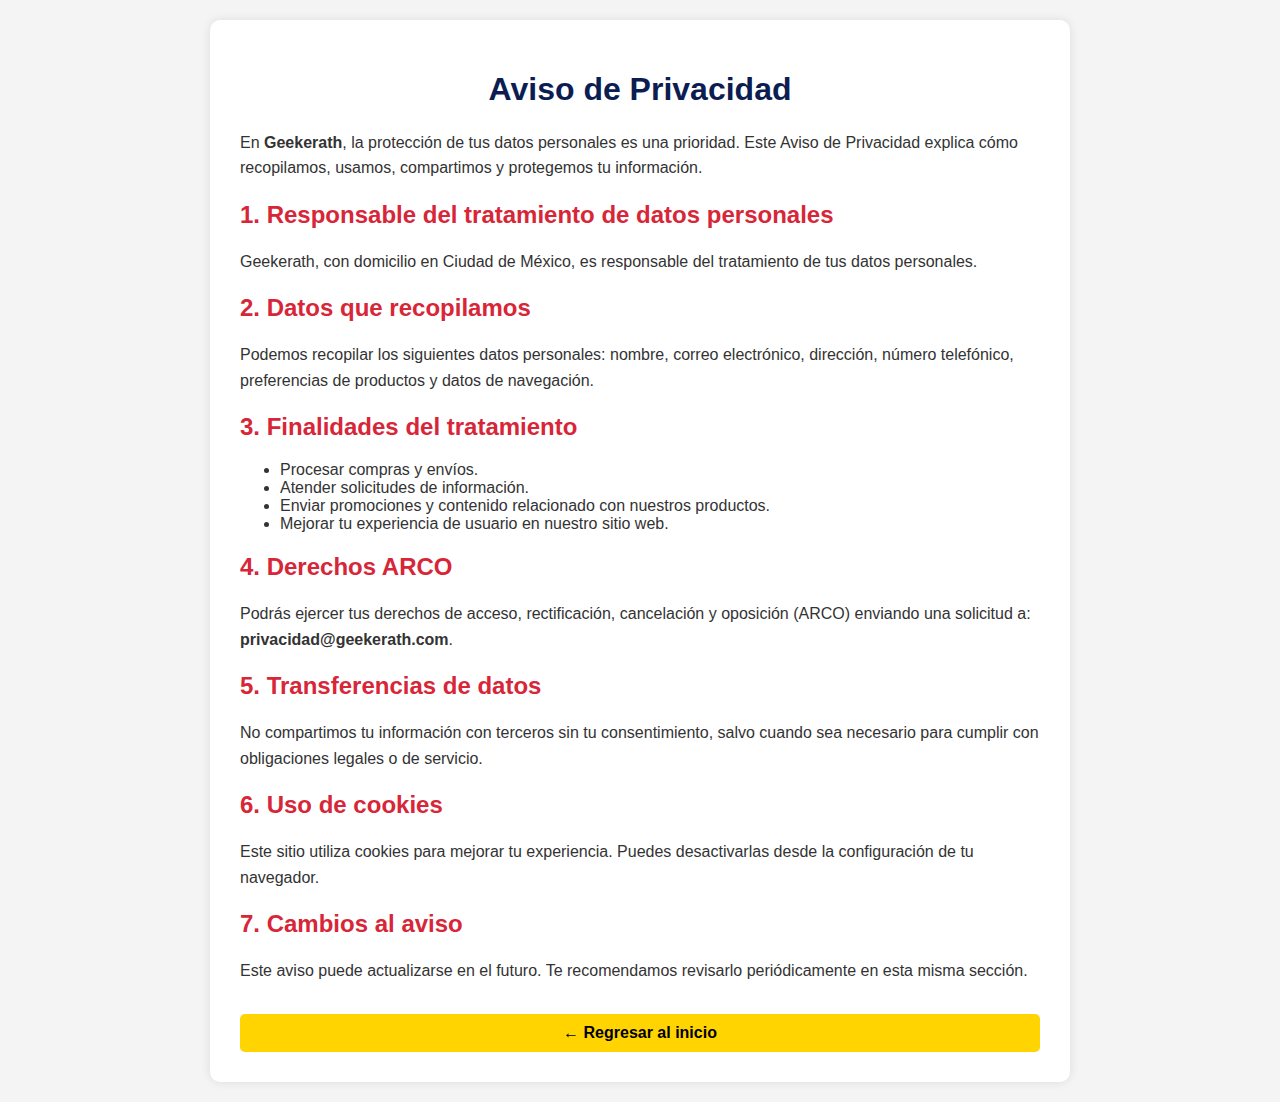
<file: aviso-privacidad.html>
<!DOCTYPE html>
<html lang="es">
<head>
  <meta charset="UTF-8" />
  <meta name="viewport" content="width=device-width, initial-scale=1.0" />
  <title>Aviso de Privacidad | Geekerath</title>
  <style>
    body {
      font-family: Arial, sans-serif;
      background-color: #f4f4f4;
      color: #333;
      margin: 0;
      padding: 20px;
    }

    .container {
      max-width: 800px;
      margin: auto;
      background: white;
      padding: 30px;
      border-radius: 10px;
      box-shadow: 0 0 10px rgba(0,0,0,0.1);
    }

    h1 {
      text-align: center;
      color: #0B1D51;
    }

    h2 {
      color: #D72638;
    }

    p {
      line-height: 1.6;
    }

    .btn-regresar {
      display: block;
      margin: 30px auto 0;
      padding: 10px 20px;
      background-color: #FFD400;
      color: #000;
      border: none;
      border-radius: 5px;
      cursor: pointer;
      text-align: center;
      text-decoration: none;
      font-weight: bold;
    }
  </style>
</head>
<body>
  <div class="container">
    <h1>Aviso de Privacidad</h1>
    
    <p>En <strong>Geekerath</strong>, la protección de tus datos personales es una prioridad. Este Aviso de Privacidad explica cómo recopilamos, usamos, compartimos y protegemos tu información.</p>
    
    <h2>1. Responsable del tratamiento de datos personales</h2>
    <p>Geekerath, con domicilio en Ciudad de México, es responsable del tratamiento de tus datos personales.</p>
    
    <h2>2. Datos que recopilamos</h2>
    <p>Podemos recopilar los siguientes datos personales: nombre, correo electrónico, dirección, número telefónico, preferencias de productos y datos de navegación.</p>

    <h2>3. Finalidades del tratamiento</h2>
    <ul>
      <li>Procesar compras y envíos.</li>
      <li>Atender solicitudes de información.</li>
      <li>Enviar promociones y contenido relacionado con nuestros productos.</li>
      <li>Mejorar tu experiencia de usuario en nuestro sitio web.</li>
    </ul>

    <h2>4. Derechos ARCO</h2>
    <p>Podrás ejercer tus derechos de acceso, rectificación, cancelación y oposición (ARCO) enviando una solicitud a: <strong>privacidad@geekerath.com</strong>.</p>

    <h2>5. Transferencias de datos</h2>
    <p>No compartimos tu información con terceros sin tu consentimiento, salvo cuando sea necesario para cumplir con obligaciones legales o de servicio.</p>

    <h2>6. Uso de cookies</h2>
    <p>Este sitio utiliza cookies para mejorar tu experiencia. Puedes desactivarlas desde la configuración de tu navegador.</p>

    <h2>7. Cambios al aviso</h2>
    <p>Este aviso puede actualizarse en el futuro. Te recomendamos revisarlo periódicamente en esta misma sección.</p>

    <a href="index.html" class="btn-regresar">← Regresar al inicio</a>
  </div>
</body>
</html>
</file>
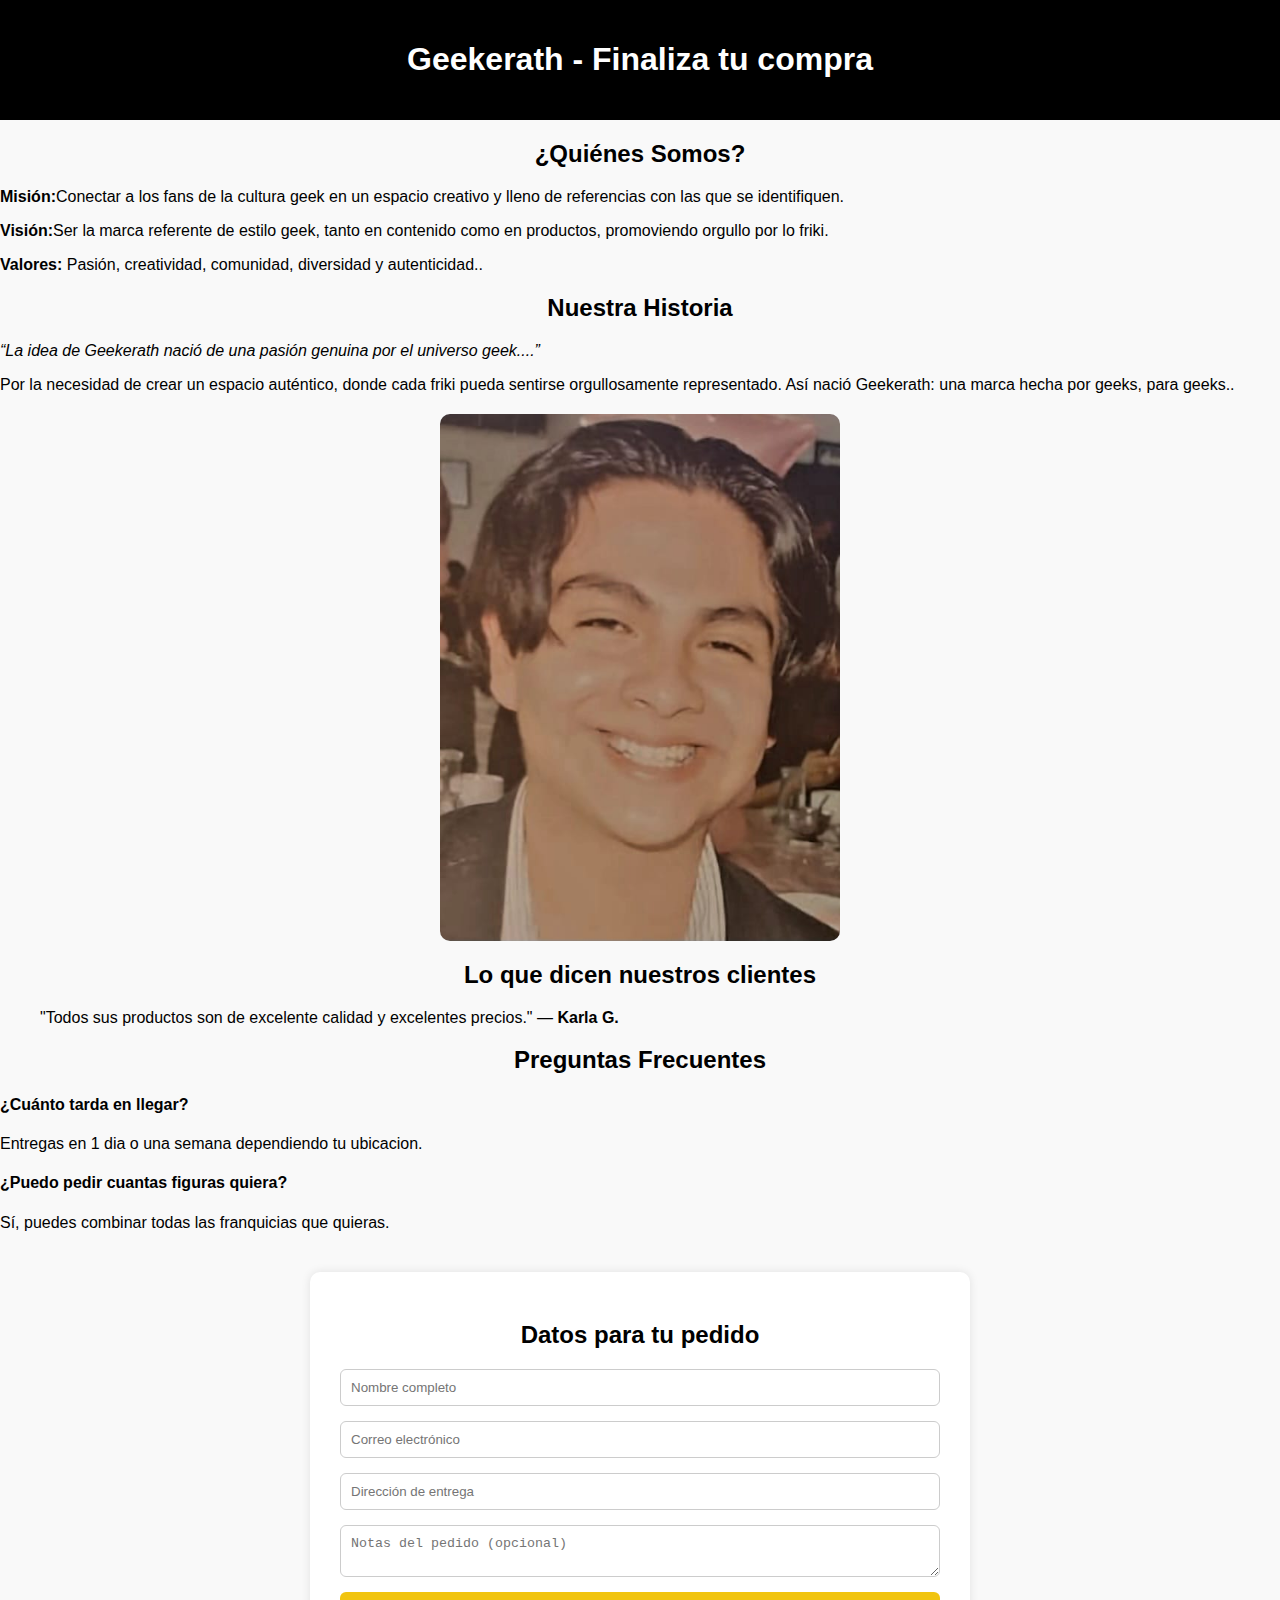
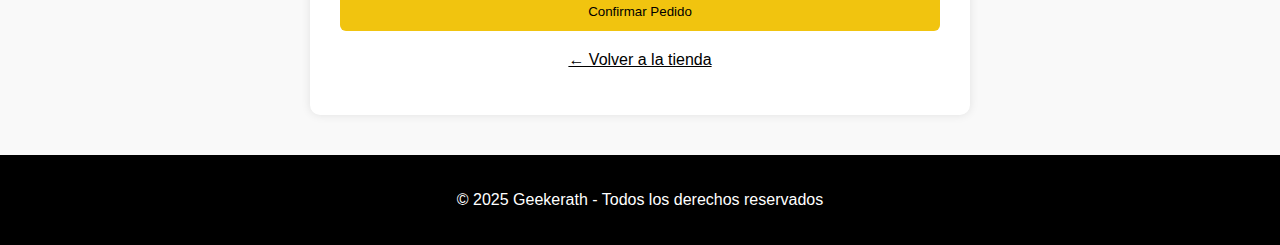
<file: checkout.html>
<!DOCTYPE html>
<html lang="es">
<head>
  <meta charset="UTF-8" />
  <meta name="viewport" content="width=device-width, initial-scale=1.0" />
  <title>Checkout - Geekerath</title>
  <link rel="stylesheet" href="styles.css" />
  <style>
    body {
      font-family: 'Segoe UI', sans-serif;
      margin: 0;
      padding: 0;
      background: #f9f9f9;
    }
    header, footer {
      text-align: center;
      padding: 20px;
      background: #000;
      color: #fff;
    }
    .container {
      max-width: 600px;
      margin: 40px auto;
      background: #fff;
      padding: 30px;
      border-radius: 10px;
      box-shadow: 0 0 10px rgba(0,0,0,0.1);
    }
    h2 {
      text-align: center;
    }
    form {
      display: flex;
      flex-direction: column;
      gap: 15px;
    }
    input, textarea {
      padding: 10px;
      border: 1px solid #ccc;
      border-radius: 6px;
    }
    button {
      background-color: #f1c40f;
      padding: 12px;
      border: none;
      border-radius: 6px;
      cursor: pointer;
    }
    .volver {
      margin-top: 20px;
      text-align: center;
    }
    .volver a {
      color: #000;
      text-decoration: underline;
    }
  </style>
</head>
<body>
  <header>
    <h1>Geekerath - Finaliza tu compra</h1>
  </header>
  <!-- Secciones nuevas -->
  <section id="quienes-somos">
    <h2>¿Quiénes Somos?</h2>
    <p><strong>Misión:</strong>Conectar a los fans de la cultura geek en un espacio creativo y lleno de referencias con las que se identifiquen.</p>
    <p><strong>Visión:</strong>Ser la marca referente de estilo geek, tanto en contenido como en productos, promoviendo orgullo por lo friki.</p>
    <p><strong>Valores:</strong>  Pasión, creatividad, comunidad, diversidad y autenticidad..</p>
  </section>

  <section id="nosotros">
    <h2>Nuestra Historia</h2>
    <p><em>“La idea de Geekerath nació de una pasión genuina por el universo geek....”</em></p>
    <p>Por la necesidad de crear un espacio auténtico, donde cada friki pueda sentirse orgullosamente representado. Así nació Geekerath: una marca hecha por geeks, para geeks..</p>
    <img src="foto.jpg" alt="Foto de los fundadores" style="width: 100%; max-width: 400px; border-radius: 10px; display:block; margin: 20px auto;" />
  </section>

  <section id="reseñas">
    <h2>Lo que dicen nuestros clientes</h2>
    <blockquote>
      "Todos sus productos son de excelente calidad y excelentes precios." — <strong>Karla G.</strong>
    </blockquote>
  </section>

  <section id="faq">
    <h2>Preguntas Frecuentes</h2>
    <h4>¿Cuánto tarda en llegar?</h4>
    <p>Entregas en 1 dia o una semana dependiendo tu ubicacion.</p>
    <h4>¿Puedo pedir cuantas figuras quiera?</h4>
    <p>Sí, puedes combinar todas las franquicias que quieras.</p>
  </section>



  <div class="container">
    <h2>Datos para tu pedido</h2>
    <form onsubmit="event.preventDefault(); alert('¡Gracias por tu compra!');">
      <input type="text" placeholder="Nombre completo" required />
      <input type="email" placeholder="Correo electrónico" required />
      <input type="text" placeholder="Dirección de entrega" required />
      <textarea placeholder="Notas del pedido (opcional)"></textarea>
      <button type="submit">Confirmar Pedido</button>
    </form>

    <div class="volver">
      <p><a href="index.html">← Volver a la tienda</a></p>
    </div>
  </div>

  <footer>
    <p>&copy; 2025 Geekerath - Todos los derechos reservados</p>
  </footer>
</body>
</html>
</file>
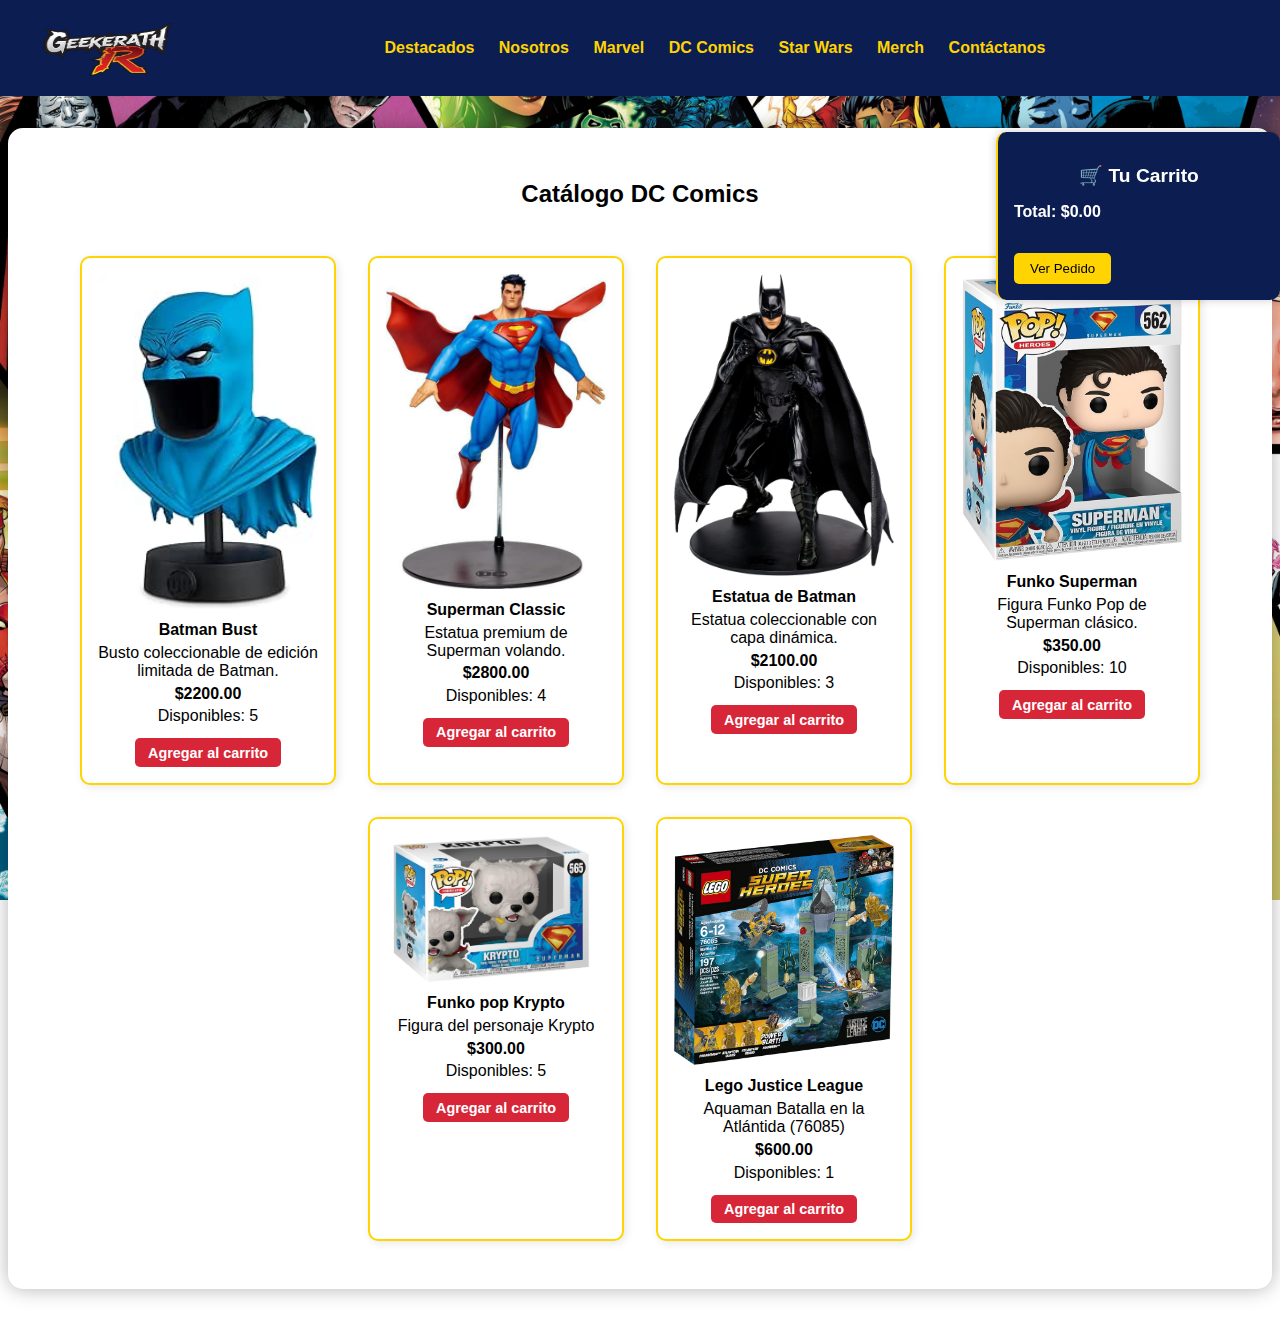
<file: index-dccomics.html>
<!DOCTYPE html>
<html lang="es">
<head>
  <meta charset="UTF-8">
  <title>DC Comics | Geekerath</title>
  <link rel="stylesheet" href="styles.css">
  <style>
    body.fondo-dccomics {
      background: url('fondo-dccomics.jpg') no-repeat center center fixed;
      background-size: cover;
      margin: 0;
      padding: 0;
      font-family: sans-serif;
    }

    .encabezado {
      background-color: #0B1D51;
      padding: 1rem;
    }

    .contenedor-header {
      display: flex;
      align-items: center;
      justify-content: space-between;
      flex-wrap: wrap;
      max-width: 1200px;
      margin: 0 auto;
    }

    .logo {
      height: 60px;
    }

    .menu {
      flex: 1;
      text-align: center;
    }

    .menu a {
      color: #FFD400;
      margin: 0 10px;
      text-decoration: none;
      font-weight: bold;
      font-size: 1rem;
      transition: color 0.3s ease;
    }

    .menu a:hover {
      color: white;
    }

    .main-content {
      max-width: 1200px;
      margin: 2rem auto;
      background-color: white;
      padding: 2rem;
      border-radius: 15px;
      box-shadow: 0 0 20px rgba(0, 0, 0, 0.3);
    }

    h2 {
      text-align: center;
      margin-bottom: 2rem;
    }

    .catalogo {
      display: flex;
      flex-wrap: wrap;
      justify-content: center;
      gap: 1.5rem;
    }

    .producto-item {
      width: 220px;
      border: 2px solid #FFD400;
      border-radius: 10px;
      padding: 1rem;
      background-color: #fff;
      text-align: center;
      box-shadow: 2px 2px 8px rgba(0,0,0,0.1);
      transition: transform 0.2s ease;
    }

    .producto-item:hover {
      transform: scale(1.03);
    }

    .producto-item img {
      max-width: 100%;
      height: auto;
      border-radius: 5px;
    }

    .producto-item h4 {
      font-size: 1rem;
      margin: 0.5rem 0 0.2rem;
    }

    .producto-item p {
      margin: 0.3rem 0;
    }

    .producto-item button {
      margin-top: 0.5rem;
      background-color: #D72638;
      color: white;
      padding: 0.4rem 0.8rem;
      border: none;
      border-radius: 5px;
      cursor: pointer;
      font-size: 0.9rem;
    }

    .producto-item button:disabled {
      background-color: #999;
      cursor: not-allowed;
    }

    #carrito {
      background-color: #0B1D51;
      color: #fff;
      padding: 1rem;
      border-radius: 10px;
      max-width: 400px;
      margin: 2rem auto;
      box-shadow: 0 0 10px rgba(0, 0, 0, 0.2);
    }

    #carrito h2 {
      font-size: 1.2rem;
      margin-bottom: 1rem;
    }

    #items-carrito {
      list-style: none;
      padding: 0;
    }

    .btn-ver-pedido {
      margin-top: 1rem;
      background-color: #FFD400;
      color: #000;
      border: none;
      padding: 0.5rem 1rem;
      cursor: pointer;
      border-radius: 5px;
    }
  </style>
</head>

<body class="fondo-dccomics">
  <header class="encabezado">
    <div class="contenedor-header">
      <a href="index.html">
        <img src="logo Geekerath.png" alt="Logotipo Geekerath" class="logo" />
      </a>
      <nav class="menu">
        <a href="index-Destacados.html">Destacados</a>
        <a href="index-Nosotros.html">Nosotros</a>
        <a href="index-marvel.html">Marvel</a>
        <a href="index-dccomics.html">DC Comics</a>
        <a href="index-starwars.html">Star Wars</a>
        <a href="index-Merch.html">Merch</a>
        <a href="index-Contactanos.html">Contáctanos</a>
      </nav>
    </div>
  </header>

  <div class="main-content">
    <h2>Catálogo DC Comics</h2>
    <section id="lista-productos" class="catalogo"></section>
  </div>

  <section id="carrito">
    <h2>🛒 Tu Carrito</h2>
    <ul id="items-carrito"></ul>
    <p id="total-carrito">Total: $0.00</p>
    <button onclick="window.location.href='ver-pedido.html'" class="btn-ver-pedido">Ver Pedido</button>
  </section>

  <script src="script.js"></script>
  <script>
    document.addEventListener("DOMContentLoaded", () => {
      mostrarCategoria("DC Comics");
      actualizarCarritoEnPantalla();
    });
  </script>
</body>
</html>
</file>
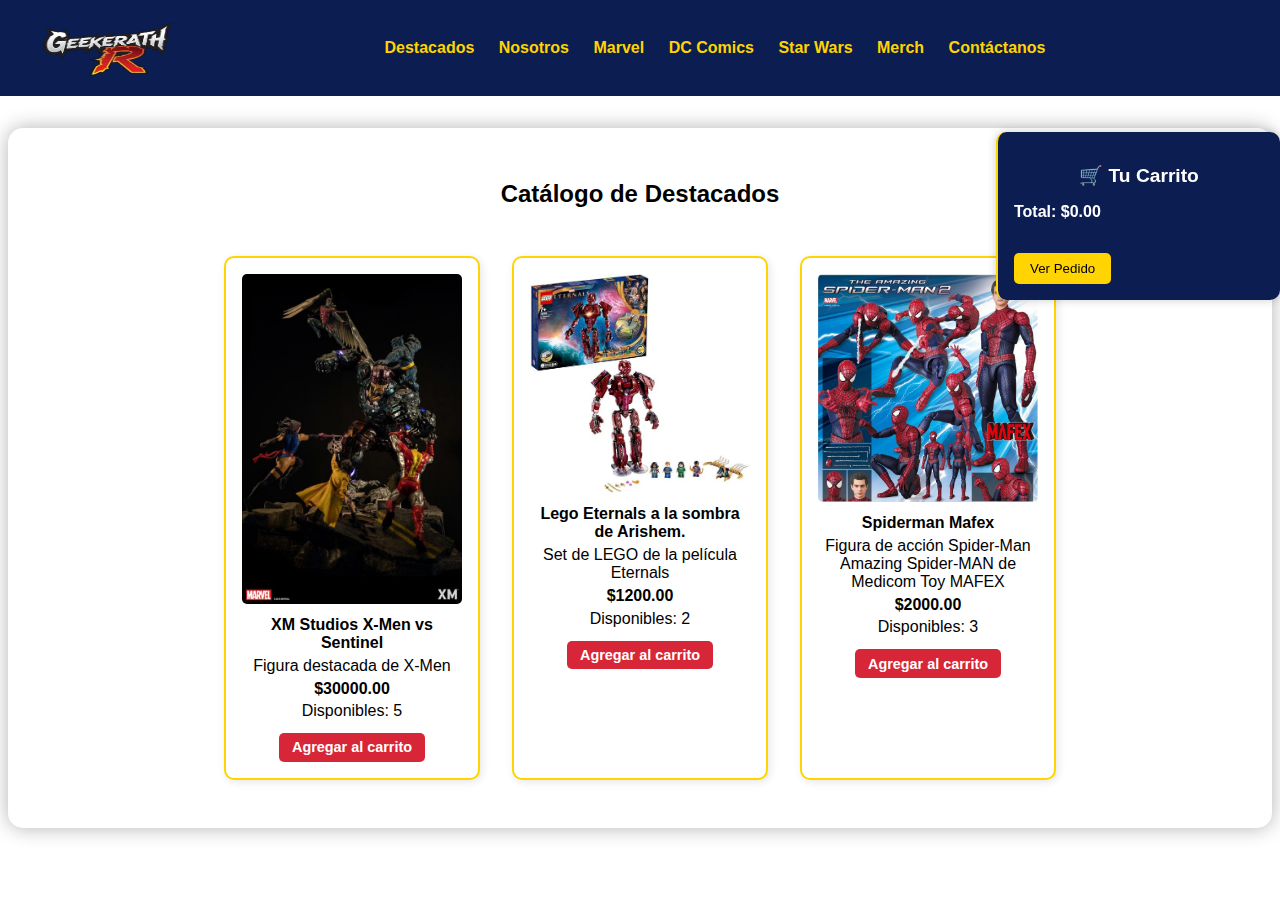
<file: index-Destacados.html>
<!DOCTYPE html>
<html lang="es">
<head>
  <meta charset="UTF-8">
  <title>Destacados | Geekerath</title>
  <link rel="stylesheet" href="styles.css">
  <style>
    body.fondo-starwars {
      background: url('Fondos\ Geekerath\ R.png') no-repeat center center fixed;
      background-size: cover;
      margin: 0;
      padding: 0;
      font-family: sans-serif;
    }

    .encabezado {
      background-color: #0B1D51;
      padding: 1rem;
    }

    .contenedor-header {
      display: flex;
      align-items: center;
      justify-content: space-between;
      flex-wrap: wrap;
      max-width: 1200px;
      margin: 0 auto;
    }

    .logo {
      height: 60px;
    }

    .menu {
      flex: 1;
      text-align: center;
    }

    .menu a {
      color: #FFD400;
      margin: 0 10px;
      text-decoration: none;
      font-weight: bold;
      font-size: 1rem;
      transition: color 0.3s ease;
    }

    .menu a:hover {
      color: white;
    }

    .main-content {
      max-width: 1200px;
      margin: 2rem auto;
      background-color: white;
      padding: 2rem;
      border-radius: 15px;
      box-shadow: 0 0 20px rgba(0, 0, 0, 0.3);
    }

    h2 {
      text-align: center;
      margin-bottom: 2rem;
    }

    .catalogo {
      display: flex;
      flex-wrap: wrap;
      justify-content: center;
      gap: 1.5rem;
    }

    .producto-item {
      width: 220px;
      border: 2px solid #FFD400;
      border-radius: 10px;
      padding: 1rem;
      background-color: #fff;
      text-align: center;
      box-shadow: 2px 2px 8px rgba(0,0,0,0.1);
      transition: transform 0.2s ease;
    }

    .producto-item:hover {
      transform: scale(1.03);
    }

    .producto-item img {
      max-width: 100%;
      height: auto;
      border-radius: 5px;
    }

    .producto-item h4 {
      font-size: 1rem;
      margin: 0.5rem 0 0.2rem;
    }

    .producto-item p {
      margin: 0.3rem 0;
    }

    .producto-item button {
      margin-top: 0.5rem;
      background-color: #D72638;
      color: white;
      padding: 0.4rem 0.8rem;
      border: none;
      border-radius: 5px;
      cursor: pointer;
      font-size: 0.9rem;
    }

    .producto-item button:disabled {
      background-color: #999;
      cursor: not-allowed;
    }

    #carrito {
      background-color: #0B1D51;
      color: #fff;
      padding: 1rem;
      border-radius: 10px;
      max-width: 400px;
      margin: 2rem auto;
      box-shadow: 0 0 10px rgba(0, 0, 0, 0.2);
    }

    #carrito h2 {
      font-size: 1.2rem;
      margin-bottom: 1rem;
    }

    #items-carrito {
      list-style: none;
      padding: 0;
    }

    .btn-ver-pedido {
      margin-top: 1rem;
      background-color: #FFD400;
      color: #000;
      border: none;
      padding: 0.5rem 1rem;
      cursor: pointer;
      border-radius: 5px;
    }
  </style>
</head>

<body class="Fondos Geekerath R">
  <header class="encabezado">
    <div class="contenedor-header">
      <a href="index.html">
        <img src="logo Geekerath.png" alt="Logotipo Geekerath" class="logo" />
      </a>
      <nav class="menu">
        <a href="index-Destacados.html">Destacados</a>
        <a href="index-Nosotros.html">Nosotros</a>
        <a href="index-marvel.html">Marvel</a>
        <a href="index-dccomics.html">DC Comics</a>
        <a href="index-starwars.html">Star Wars</a>
        <a href="index-Merch.html">Merch</a>
        <a href="index-Contactanos.html">Contáctanos</a>
      </nav>
    </div>
  </header>

  <div class="main-content">
    <h2>Catálogo de Destacados</h2>
    <section id="lista-productos" class="catalogo"></section>
  </div>

  <section id="carrito">
    <h2>🛒 Tu Carrito</h2>
    <ul id="items-carrito"></ul>
    <p id="total-carrito">Total: $0.00</p>
    <button onclick="window.location.href='ver-pedido.html'" class="btn-ver-pedido">Ver Pedido</button>
  </section>

  <script src="script.js"></script>
  <script>
    document.addEventListener("DOMContentLoaded", () => {
      mostrarCategoria("Destacados");
      actualizarCarritoEnPantalla();
    });
  </script>
</body>
</html>
</file>
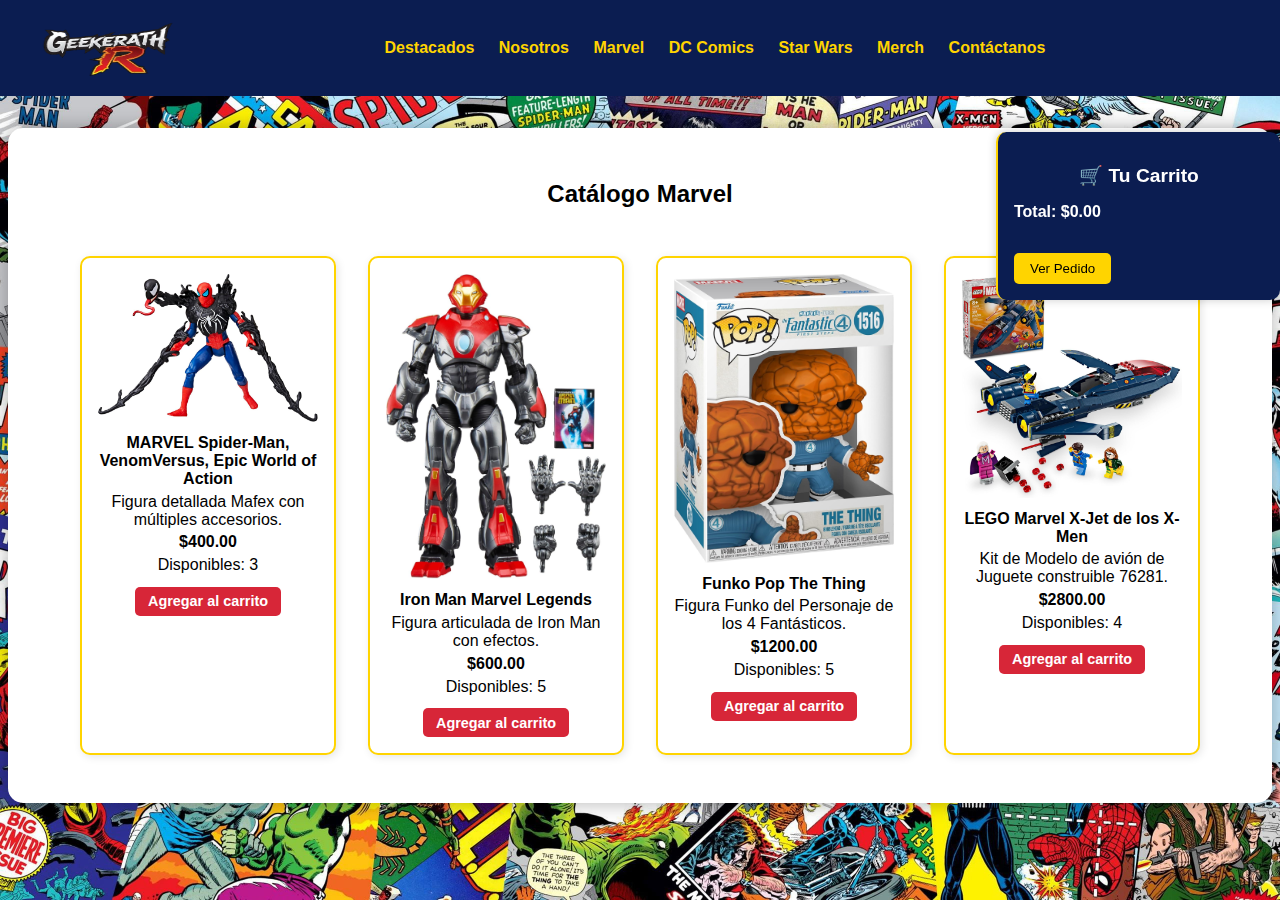
<file: index-marvel.html>
<!DOCTYPE html>
<html lang="es">
<head>
  <meta charset="UTF-8">
  <title>Marvel | Geekerath</title>
  <link rel="stylesheet" href="styles.css">
  <style>
    body.fondo-marvel{
      background: url('fondo-marvel.jpg') no-repeat center center fixed;
      background-size: cover;
      margin: 0;
      padding: 0;
      font-family: sans-serif;
    }

    .encabezado {
      background-color: #0B1D51;
      padding: 1rem;
    }

    .contenedor-header {
      display: flex;
      align-items: center;
      justify-content: space-between;
      flex-wrap: wrap;
      max-width: 1200px;
      margin: 0 auto;
    }

    .logo {
      height: 60px;
    }

    .menu {
      flex: 1;
      text-align: center;
    }

    .menu a {
      color: #FFD400;
      margin: 0 10px;
      text-decoration: none;
      font-weight: bold;
      font-size: 1rem;
      transition: color 0.3s ease;
    }

    .menu a:hover {
      color: white;
    }

    .main-content {
      max-width: 1200px;
      margin: 2rem auto;
      background-color: white;
      padding: 2rem;
      border-radius: 15px;
      box-shadow: 0 0 20px rgba(0, 0, 0, 0.3);
    }

    h2 {
      text-align: center;
      margin-bottom: 2rem;
    }

    .catalogo {
      display: flex;
      flex-wrap: wrap;
      justify-content: center;
      gap: 1.5rem;
    }

    .producto-item {
      width: 220px;
      border: 2px solid #FFD400;
      border-radius: 10px;
      padding: 1rem;
      background-color: #fff;
      text-align: center;
      box-shadow: 2px 2px 8px rgba(0,0,0,0.1);
      transition: transform 0.2s ease;
    }

    .producto-item:hover {
      transform: scale(1.03);
    }

    .producto-item img {
      max-width: 100%;
      height: auto;
      border-radius: 5px;
    }

    .producto-item h4 {
      font-size: 1rem;
      margin: 0.5rem 0 0.2rem;
    }

    .producto-item p {
      margin: 0.3rem 0;
    }

    .producto-item button {
      margin-top: 0.5rem;
      background-color: #D72638;
      color: white;
      padding: 0.4rem 0.8rem;
      border: none;
      border-radius: 5px;
      cursor: pointer;
      font-size: 0.9rem;
    }

    .producto-item button:disabled {
      background-color: #999;
      cursor: not-allowed;
    }

    #carrito {
      background-color: #0B1D51;
      color: #fff;
      padding: 1rem;
      border-radius: 10px;
      max-width: 400px;
      margin: 2rem auto;
      box-shadow: 0 0 10px rgba(0, 0, 0, 0.2);
    }

    #carrito h2 {
      font-size: 1.2rem;
      margin-bottom: 1rem;
    }

    #items-carrito {
      list-style: none;
      padding: 0;
    }

    .btn-ver-pedido {
      margin-top: 1rem;
      background-color: #FFD400;
      color: #000;
      border: none;
      padding: 0.5rem 1rem;
      cursor: pointer;
      border-radius: 5px;
    }
  </style>
</head>

<body class="fondo-marvel">
  <header class="encabezado">
    <div class="contenedor-header">
      <a href="index.html">
        <img src="logo Geekerath.png" alt="Logotipo Geekerath" class="logo" />
      </a>
      <nav class="menu">
        <a href="index-Destacados.html">Destacados</a>
        <a href="index-Nosotros.html">Nosotros</a>
        <a href="index-marvel.html">Marvel</a>
        <a href="index-dccomics.html">DC Comics</a>
        <a href="index-starwars.html">Star Wars</a>
        <a href="index-Merch.html">Merch</a>
        <a href="index-Contactanos.html">Contáctanos</a>
      </nav>
    </div>
  </header>

  <div class="main-content">
    <h2>Catálogo Marvel</h2>
    <section id="lista-productos" class="catalogo"></section>
  </div>

  <section id="carrito">
    <h2>🛒 Tu Carrito</h2>
    <ul id="items-carrito"></ul>
    <p id="total-carrito">Total: $0.00</p>
    <button onclick="window.location.href='ver-pedido.html'" class="btn-ver-pedido">Ver Pedido</button>
  </section>

  <script src="script.js"></script>
  <script>
    document.addEventListener("DOMContentLoaded", () => {
      mostrarCategoria("Marvel");
      actualizarCarritoEnPantalla();
    });
  </script>
</body>
</html>
</file>
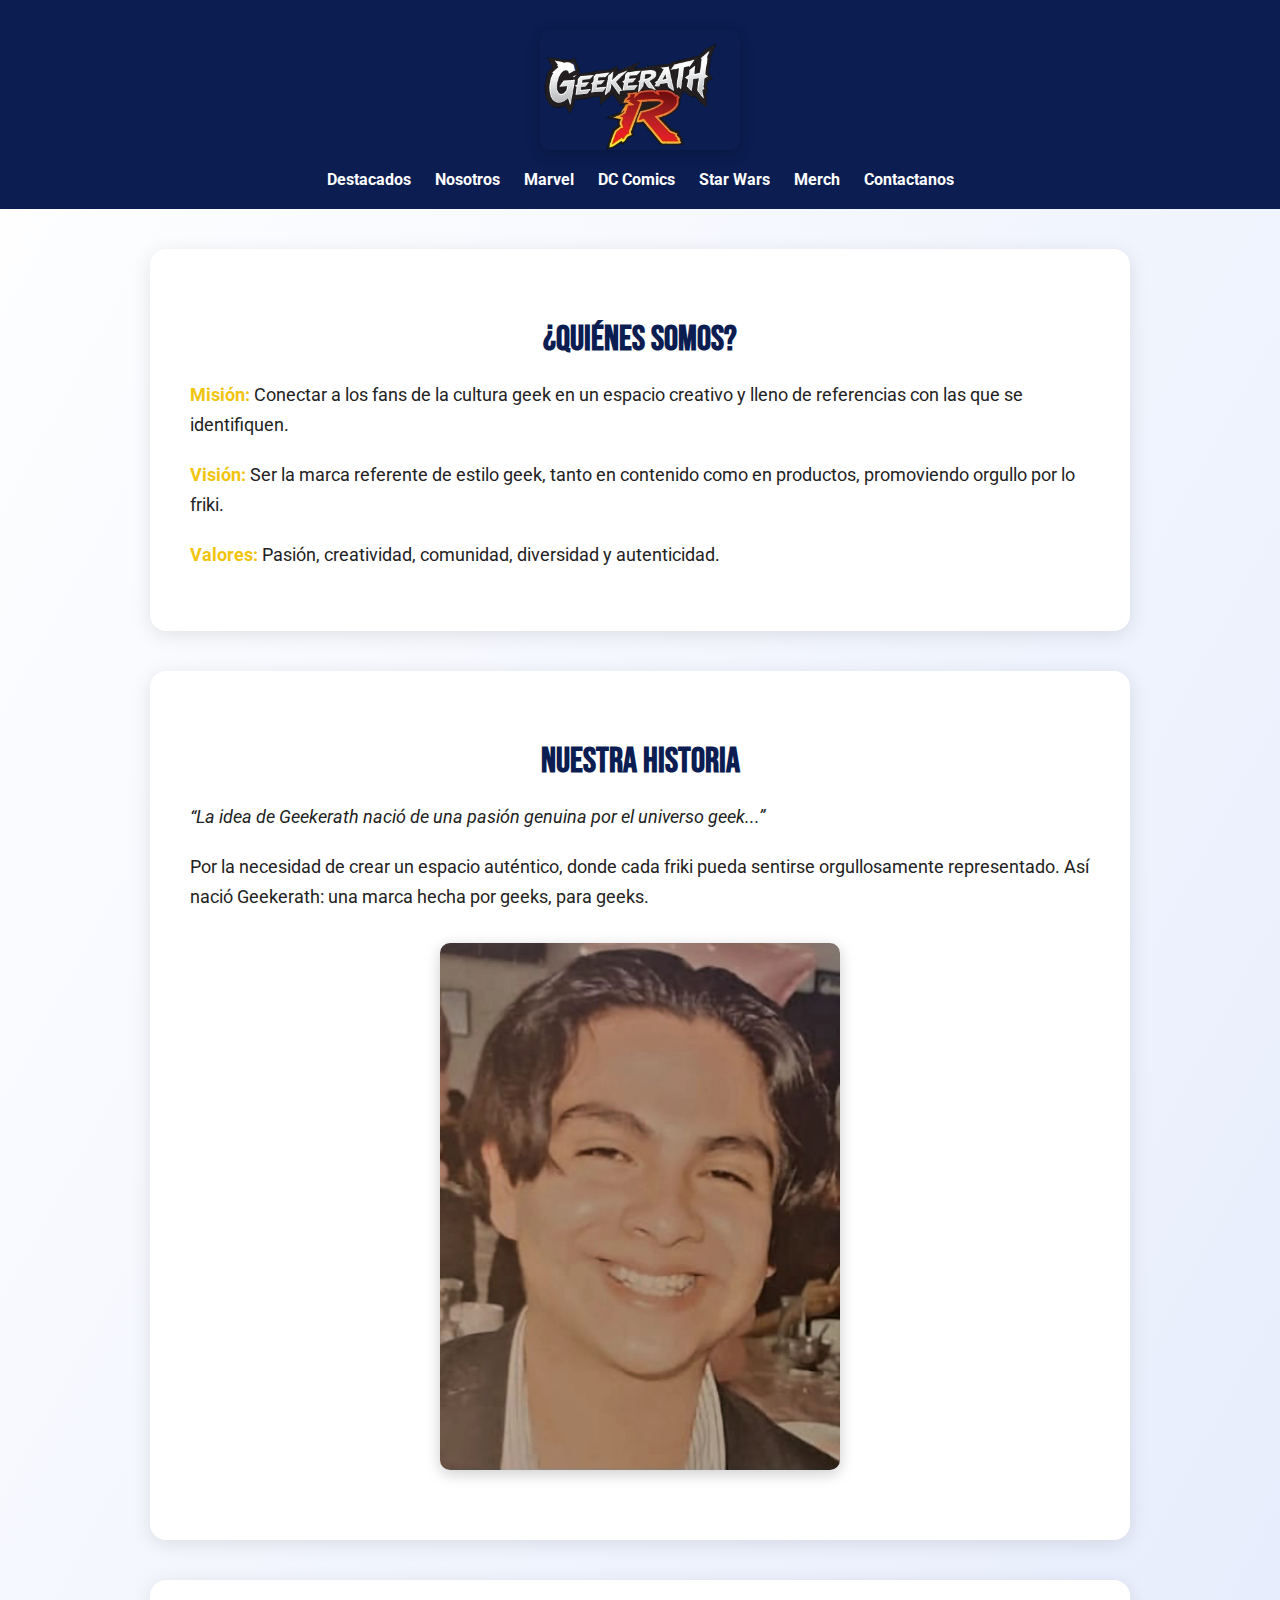
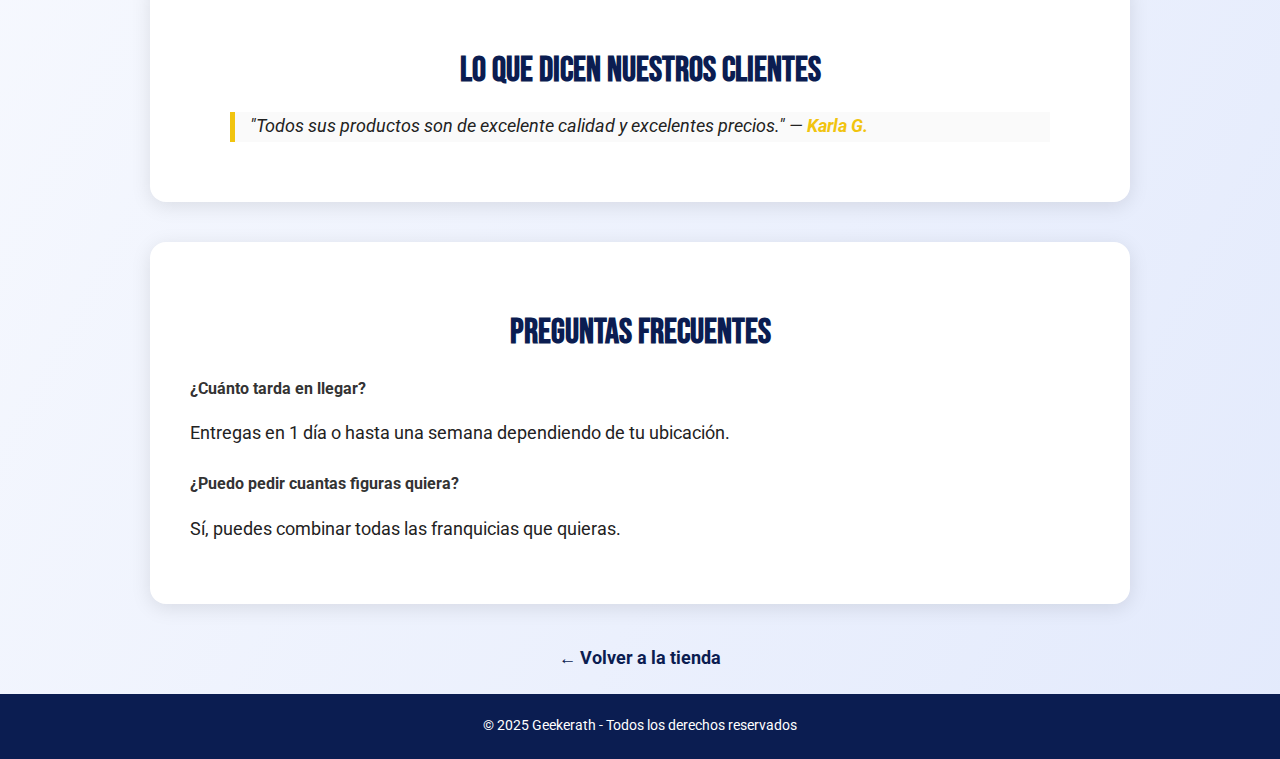
<file: index-Nosotros.html>
<!DOCTYPE html>
<html lang="es">
<head>
  <meta charset="UTF-8" />
  <meta name="viewport" content="width=device-width, initial-scale=1.0" />
  <title>Nosotros - Geekerath</title>
  
  <!-- Fuente llamativa de Google Fonts -->
  <link href="https://fonts.googleapis.com/css2?family=Bebas+Neue&family=Roboto:wght@400;700&display=swap" rel="stylesheet">
  
  <style>
    body {
      margin: 0;
      background: linear-gradient(to bottom right, #ffffff, #e3eafc);
      font-family: 'Roboto', sans-serif;
      color: #222;
    }

    header {
      background: #0B1D51;
      color: #fff;
      text-align: center;
      padding: 20px;
    }

    header h1 {
      font-family: 'Bebas Neue', sans-serif;
      font-size: 3em;
      margin: 0;
      letter-spacing: 2px;
    }

    .encabezado {
      display: flex;
      flex-direction: column;
      align-items: center;
      background-color: #0B1D51;
      padding-bottom: 20px;
    }

    .logo {
      max-width: 200px;
      margin: 10px 0;
    }

    nav {
      margin-top: 10px;
    }

    nav a {
      color: #fff;
      text-decoration: none;
      margin: 0 10px;
      font-weight: bold;
    }

    nav a:hover {
      text-decoration: underline;
    }

    section {
      max-width: 900px;
      margin: 40px auto;
      background: #fff;
      padding: 40px;
      border-radius: 16px;
      box-shadow: 0 4px 20px rgba(0,0,0,0.1);
    }

    h2 {
      font-family: 'Bebas Neue', sans-serif;
      font-size: 2.2em;
      margin-bottom: 20px;
      color: #0B1D51;
      text-align: center;
    }

    p, blockquote {
      font-size: 1.1em;
      line-height: 1.7;
      margin-bottom: 20px;
    }

    strong {
      color: #f1c40f;
    }

    img {
      width: 100%;
      max-width: 400px;
      display: block;
      margin: 30px auto;
      border-radius: 10px;
      box-shadow: 0 4px 15px rgba(0,0,0,0.2);
      cursor: pointer;
      transition: transform 0.3s ease;
    }

    img:hover {
      transform: scale(1.05);
    }

    footer {
      background: #0B1D51;
      color: #fff;
      text-align: center;
      padding: 20px;
    }

    footer p {
      margin: 0;
      font-size: 0.9em;
    }

    blockquote {
      border-left: 5px solid #f1c40f;
      padding-left: 15px;
      font-style: italic;
      background-color: #fafafa;
    }

    h4 {
      margin-top: 25px;
      color: #333;
    }

    .volver {
      text-align: center;
      margin: 20px 0;
    }

    .volver a {
      color: #0B1D51;
      font-weight: bold;
      text-decoration: none;
    }

    .volver a:hover {
      text-decoration: underline;
    }
  </style>
</head>
<body>

  <header class="encabezado">
    <a href="index.html"><img src="logo Geekerath.png" alt="Logotipo Geekerath" class="logo" /></a>
    <nav>
      <a href="index-Destacados.html">Destacados</a>
      <a href="index-Nosotros.html">Nosotros</a>
      <a href="index-marvel.html">Marvel</a>
      <a href="index-dccomics.html">DC Comics</a>
      <a href="index-starwars.html">Star Wars</a>
      <a href="index-Merch.html">Merch</a>
      <a href="index-Contactanos.html">Contactanos</a>
    </nav>
  </header>

  <section id="quienes-somos">
    <h2>¿Quiénes Somos?</h2>
    <p><strong>Misión:</strong> Conectar a los fans de la cultura geek en un espacio creativo y lleno de referencias con las que se identifiquen.</p>
    <p><strong>Visión:</strong> Ser la marca referente de estilo geek, tanto en contenido como en productos, promoviendo orgullo por lo friki.</p>
    <p><strong>Valores:</strong> Pasión, creatividad, comunidad, diversidad y autenticidad.</p>
  </section>

  <section id="nuestra-historia">
    <h2>Nuestra Historia</h2>
    <p><em>“La idea de Geekerath nació de una pasión genuina por el universo geek...”</em></p>
    <p>Por la necesidad de crear un espacio auténtico, donde cada friki pueda sentirse orgullosamente representado. Así nació Geekerath: una marca hecha por geeks, para geeks.</p>
    
    <!-- Imagen con clic que lanza frase -->
    <img src="foto.jpg" alt="Foto de los fundadores" onclick="mostrarFrase()" />
  </section>

  <section id="reseñas">
    <h2>Lo que dicen nuestros clientes</h2>
    <blockquote>
      "Todos sus productos son de excelente calidad y excelentes precios." — <strong>Karla G.</strong>
    </blockquote>
  </section>

  <section id="faq">
    <h2>Preguntas Frecuentes</h2>
    <h4>¿Cuánto tarda en llegar?</h4>
    <p>Entregas en 1 día o hasta una semana dependiendo de tu ubicación.</p>
    <h4>¿Puedo pedir cuantas figuras quiera?</h4>
    <p>Sí, puedes combinar todas las franquicias que quieras.</p>
  </section>

  <!-- Volver a la tienda -->
  <div class="volver">
    <p><a href="index.html">← Volver a la tienda</a></p>
  </div>

  <footer>
    <p>&copy; 2025 Geekerath - Todos los derechos reservados</p>
  </footer>

  <!-- Frases motivadoras -->
  <script>
    function mostrarFrase() {
      const frases = [
        "¡Orgullosamente frikis, siempre auténticos!",
        "El poder geek corre por nuestras venas.",
        "Cada colección cuenta una historia. ¿Cuál es la tuya?",
        "Geekerath: Donde lo épico se vuelve realidad.",
        "No es solo merch, ¡es tu identidad geek!"
      ];
      const frase = frases[Math.floor(Math.random() * frases.length)];
      alert(frase);
    }
  </script>

</body>
</html>
</file>
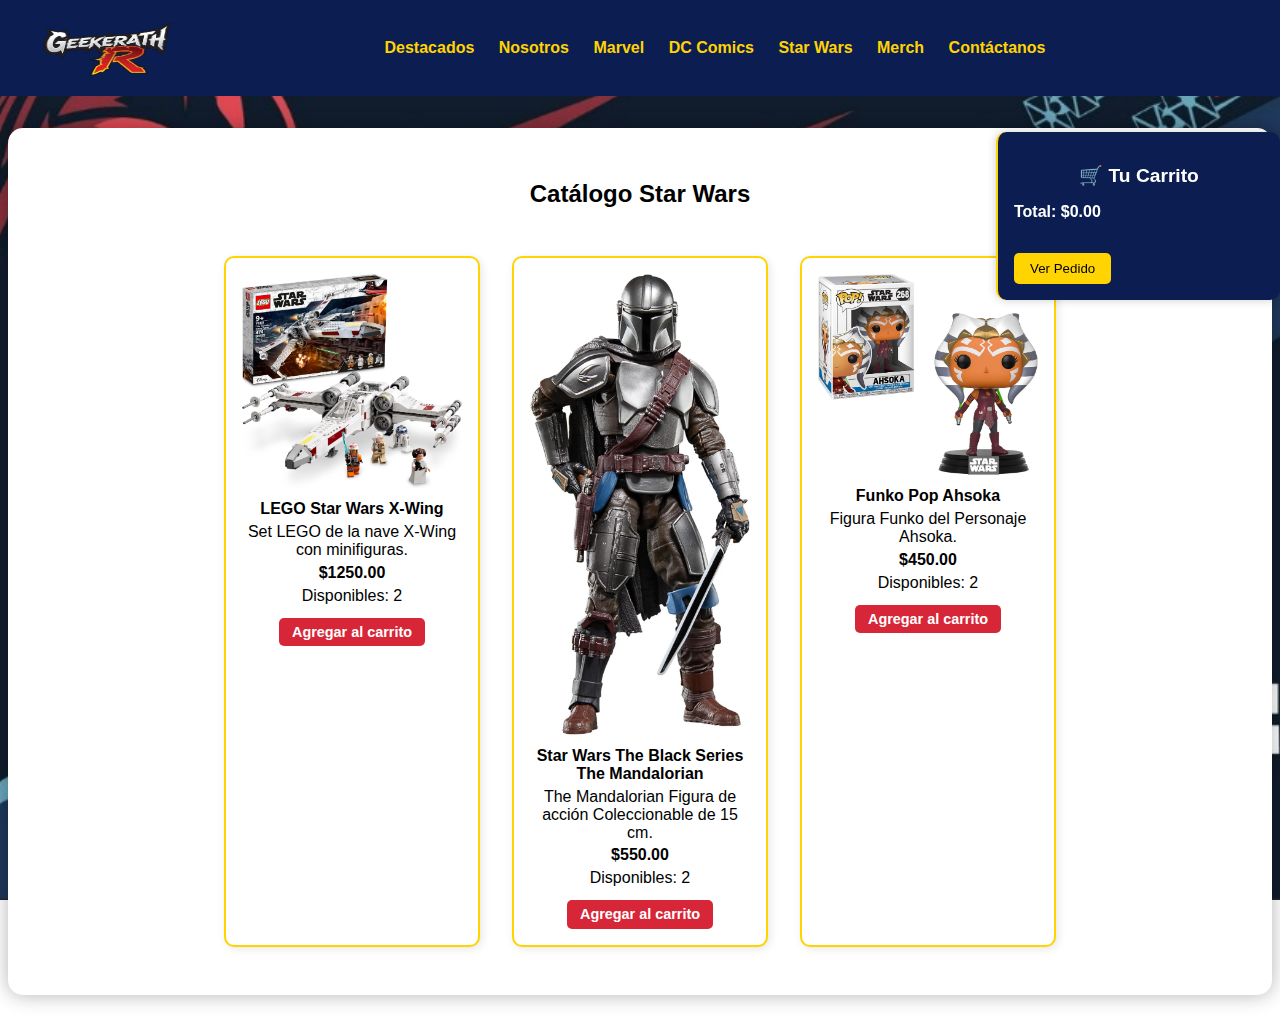
<file: index-starwars.html>
<!DOCTYPE html>
<html lang="es">
<head>
  <meta charset="UTF-8">
  <title>Star Wars | Geekerath</title>
  <link rel="stylesheet" href="styles.css">
  <style>
    body.fondo-starwars {
      background: url('fondo-starwars.jpg') no-repeat center center fixed;
      background-size: cover;
      margin: 0;
      padding: 0;
      font-family: sans-serif;
    }

    .encabezado {
      background-color: #0B1D51;
      padding: 1rem;
    }

    .contenedor-header {
      display: flex;
      align-items: center;
      justify-content: space-between;
      flex-wrap: wrap;
      max-width: 1200px;
      margin: 0 auto;
    }

    .logo {
      height: 60px;
    }

    .menu {
      flex: 1;
      text-align: center;
    }

    .menu a {
      color: #FFD400;
      margin: 0 10px;
      text-decoration: none;
      font-weight: bold;
      font-size: 1rem;
      transition: color 0.3s ease;
    }

    .menu a:hover {
      color: white;
    }

    .main-content {
      max-width: 1200px;
      margin: 2rem auto;
      background-color: white;
      padding: 2rem;
      border-radius: 15px;
      box-shadow: 0 0 20px rgba(0, 0, 0, 0.3);
    }

    h2 {
      text-align: center;
      margin-bottom: 2rem;
    }

    .catalogo {
      display: flex;
      flex-wrap: wrap;
      justify-content: center;
      gap: 1.5rem;
    }

    .producto-item {
      width: 220px;
      border: 2px solid #FFD400;
      border-radius: 10px;
      padding: 1rem;
      background-color: #fff;
      text-align: center;
      box-shadow: 2px 2px 8px rgba(0,0,0,0.1);
      transition: transform 0.2s ease;
    }

    .producto-item:hover {
      transform: scale(1.03);
    }

    .producto-item img {
      max-width: 100%;
      height: auto;
      border-radius: 5px;
    }

    .producto-item h4 {
      font-size: 1rem;
      margin: 0.5rem 0 0.2rem;
    }

    .producto-item p {
      margin: 0.3rem 0;
    }

    .producto-item button {
      margin-top: 0.5rem;
      background-color: #D72638;
      color: white;
      padding: 0.4rem 0.8rem;
      border: none;
      border-radius: 5px;
      cursor: pointer;
      font-size: 0.9rem;
    }

    .producto-item button:disabled {
      background-color: #999;
      cursor: not-allowed;
    }

    #carrito {
      background-color: #0B1D51;
      color: #fff;
      padding: 1rem;
      border-radius: 10px;
      max-width: 400px;
      margin: 2rem auto;
      box-shadow: 0 0 10px rgba(0, 0, 0, 0.2);
    }

    #carrito h2 {
      font-size: 1.2rem;
      margin-bottom: 1rem;
    }

    #items-carrito {
      list-style: none;
      padding: 0;
    }

    .btn-ver-pedido {
      margin-top: 1rem;
      background-color: #FFD400;
      color: #000;
      border: none;
      padding: 0.5rem 1rem;
      cursor: pointer;
      border-radius: 5px;
    }
  </style>
</head>

<body class="fondo-starwars">
  <header class="encabezado">
    <div class="contenedor-header">
      <a href="index.html">
        <img src="logo Geekerath.png" alt="Logotipo Geekerath" class="logo" />
      </a>
      <nav class="menu">
        <a href="index-Destacados.html">Destacados</a>
        <a href="index-Nosotros.html">Nosotros</a>
        <a href="index-marvel.html">Marvel</a>
        <a href="index-dccomics.html">DC Comics</a>
        <a href="index-starwars.html">Star Wars</a>
        <a href="index-Merch.html">Merch</a>
        <a href="index-Contactanos.html">Contáctanos</a>
      </nav>
    </div>
  </header>

  <div class="main-content">
    <h2>Catálogo Star Wars</h2>
    <section id="lista-productos" class="catalogo"></section>
  </div>

  <section id="carrito">
    <h2>🛒 Tu Carrito</h2>
    <ul id="items-carrito"></ul>
    <p id="total-carrito">Total: $0.00</p>
    <button onclick="window.location.href='ver-pedido.html'" class="btn-ver-pedido">Ver Pedido</button>
  </section>

  <script src="script.js"></script>
  <script>
    document.addEventListener("DOMContentLoaded", () => {
      mostrarCategoria("Star Wars");
      actualizarCarritoEnPantalla();
    });
  </script>
</body>
</html>
</file>
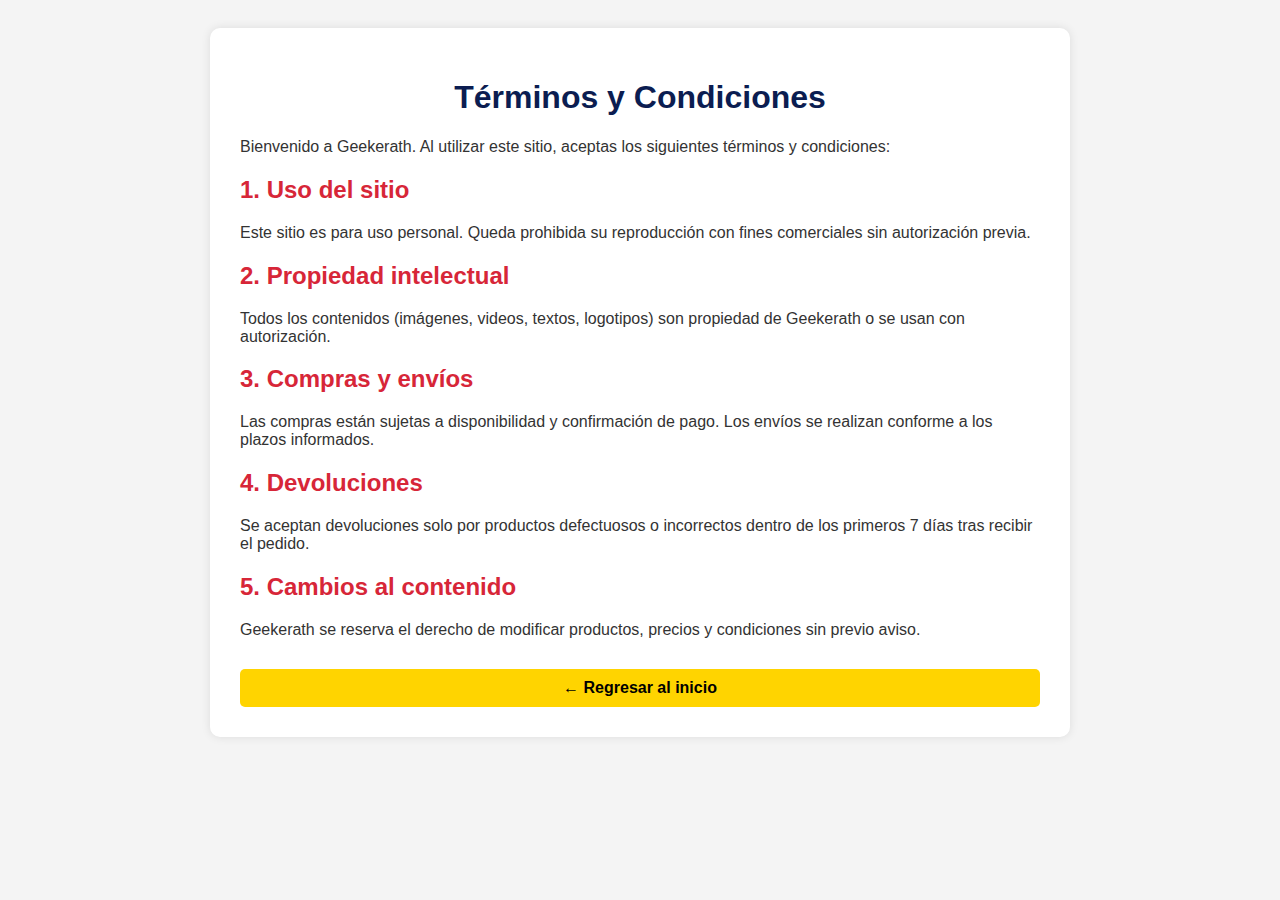
<file: terminos-condiciones.html>
<!DOCTYPE html>
<html lang="es">
<head>
  <meta charset="UTF-8" />
  <meta name="viewport" content="width=device-width, initial-scale=1.0" />
  <title>Términos y Condiciones | Geekerath</title>
  <style>
    body {
      font-family: Arial, sans-serif;
      background-color: #f4f4f4;
      color: #333;
      padding: 20px;
    }

    .container {
      max-width: 800px;
      margin: auto;
      background: white;
      padding: 30px;
      border-radius: 10px;
      box-shadow: 0 0 10px rgba(0,0,0,0.1);
    }

    h1 {
      text-align: center;
      color: #0B1D51;
    }

    h2 {
      color: #D72638;
    }

    .btn-regresar {
      display: block;
      margin: 30px auto 0;
      padding: 10px 20px;
      background-color: #FFD400;
      color: #000;
      border: none;
      border-radius: 5px;
      cursor: pointer;
      text-align: center;
      text-decoration: none;
      font-weight: bold;
    }
  </style>
</head>
<body>
  <div class="container">
    <h1>Términos y Condiciones</h1>

    <p>Bienvenido a Geekerath. Al utilizar este sitio, aceptas los siguientes términos y condiciones:</p>

    <h2>1. Uso del sitio</h2>
    <p>Este sitio es para uso personal. Queda prohibida su reproducción con fines comerciales sin autorización previa.</p>

    <h2>2. Propiedad intelectual</h2>
    <p>Todos los contenidos (imágenes, videos, textos, logotipos) son propiedad de Geekerath o se usan con autorización.</p>

    <h2>3. Compras y envíos</h2>
    <p>Las compras están sujetas a disponibilidad y confirmación de pago. Los envíos se realizan conforme a los plazos informados.</p>

    <h2>4. Devoluciones</h2>
    <p>Se aceptan devoluciones solo por productos defectuosos o incorrectos dentro de los primeros 7 días tras recibir el pedido.</p>

    <h2>5. Cambios al contenido</h2>
    <p>Geekerath se reserva el derecho de modificar productos, precios y condiciones sin previo aviso.</p>

    <a href="index.html" class="btn-regresar">← Regresar al inicio</a>
  </div>
</body>
</html>
</file>
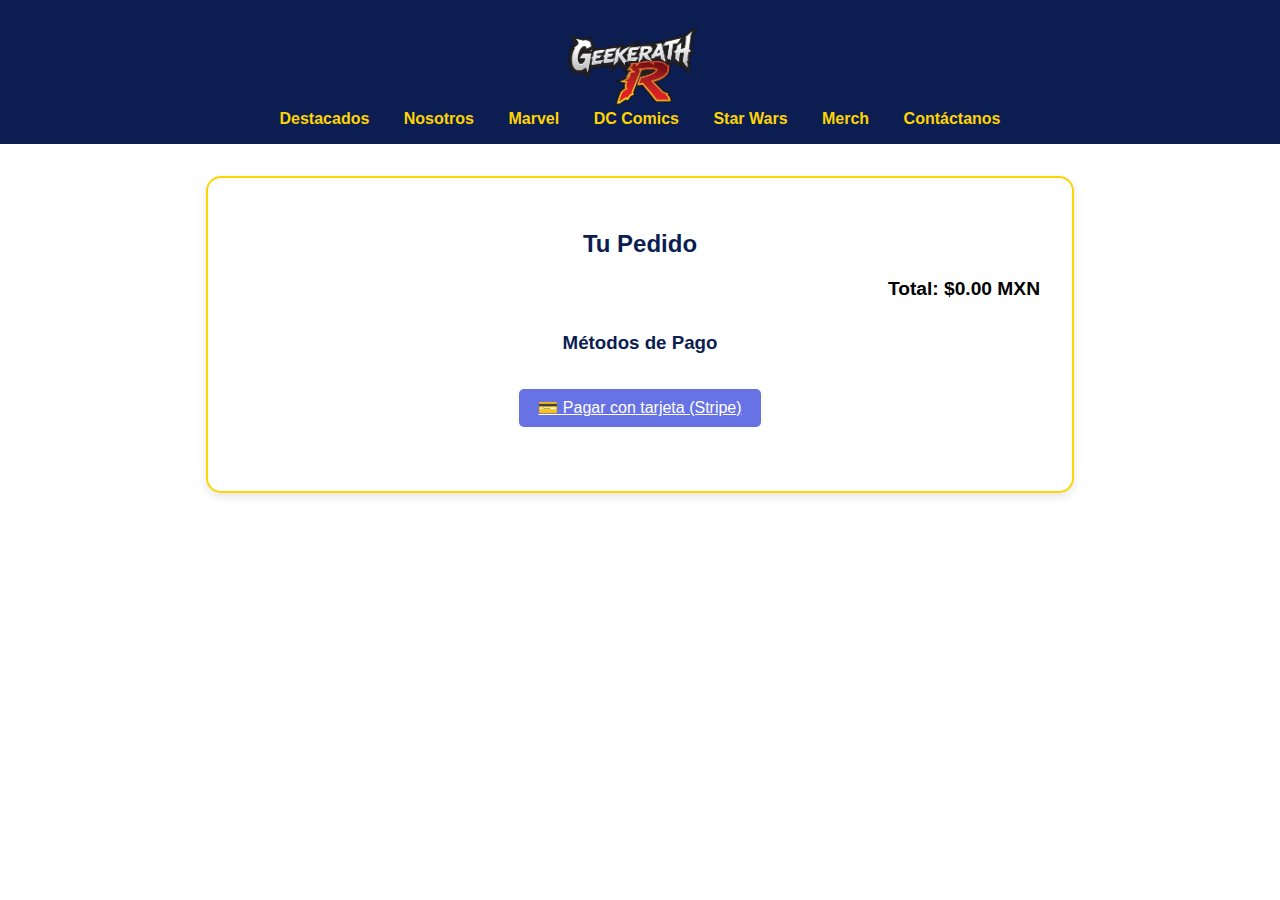
<file: ver-pedido.html>
<!DOCTYPE html>
<html lang="es">
<head>
  <meta charset="UTF-8" />
  <meta name="viewport" content="width=device-width, initial-scale=1.0"/>
  <title>Ver Pedido | Geekerath</title>
  <link rel="stylesheet" href="styles.css" />
  <style>
    .contenedor-pedido {
      max-width: 800px;
      margin: 2rem auto;
      padding: 2rem;
      background-color: #fff;
      border: 2px solid #FFD400;
      border-radius: 15px;
      box-shadow: 0 4px 10px rgba(0, 0, 0, 0.1);
    }
    h2, h3 {
      text-align: center;
      color: #0B1D51;
    }
    .item-pedido {
      display: flex;
      justify-content: space-between;
      align-items: center;
      border-bottom: 1px solid #ccc;
      padding: 1rem 0;
      flex-wrap: wrap;
    }
    .item-info {
      flex: 1;
    }
    .item-controles {
      display: flex;
      gap: 0.5rem;
      align-items: center;
    }
    .item-controles input {
      width: 50px;
      padding: 0.3rem;
      text-align: center;
    }
    .item-controles button {
      padding: 0.3rem 0.6rem;
      font-size: 0.9rem;
      cursor: pointer;
      border: none;
      border-radius: 5px;
    }
    .btn-eliminar {
      background-color: #D72638;
      color: #fff;
    }
    .btn-actualizar {
      background-color: #0B1D51;
      color: #fff;
    }
    .total {
      text-align: right;
      font-size: 1.2rem;
      font-weight: bold;
      margin-top: 1rem;
    }
    .btn-privacidad {
      background-color: #D72638;
      color: #fff;
      padding: 0.6rem 1.2rem;
      border: none;
      border-radius: 5px;
      font-size: 1rem;
      cursor: pointer;
      margin: 1rem 0;
      display: inline-block;
    }
    #paypal-button-container {
      margin-top: 1rem;
    }
  </style>
</head>
<body>
  <header class="encabezado">
    <a href="index.html"><img src="logo Geekerath.png" alt="Logotipo Geekerath" class="logo" /></a>
    <nav>
      <a href="index-Destacados.html">Destacados</a>
       <a href="index-Nosotros.html">Nosotros</a>
      <a href="index-marvel.html">Marvel</a>
      <a href="index-dccomics.html">DC Comics</a>
      <a href="index-starwars.html">Star Wars</a>
      <a href="index-Merch.html">Merch</a>
      <a href="index-Contactanos.html">Contáctanos</a>
    </nav>
  </header>

  <div class="contenedor-pedido">
    <h2>Tu Pedido</h2>
    <div id="detalle-pedido"></div>
    <div class="total" id="total-pedido"></div>

    <section id="metodos-pago" style="text-align:center; margin-top: 2rem;">
      <h3>Métodos de Pago</h3>

      <a href="https://buy.stripe.com/test_1234abcd" class="btn-privacidad" style="background-color:#6772e5;">
        💳 Pagar con tarjeta (Stripe)
      </a>

      <div id="paypal-button-container"></div>
    </section>
  </div>

  <script>
    let pedido = JSON.parse(localStorage.getItem("carrito")) || [];

    const contenedor = document.getElementById("detalle-pedido");
    const totalCont = document.getElementById("total-pedido");

    function renderPedido() {
      contenedor.innerHTML = "";
      let total = 0;

      pedido.forEach((item, index) => {
        total += item.precio * item.cantidad;

        contenedor.innerHTML += `
          <div class="item-pedido" data-index="${index}">
            <div class="item-info">
              <strong>${item.nombre}</strong><br>
              Precio: $${item.precio.toFixed(2)}<br>
              Cantidad: <input type="number" min="1" value="${item.cantidad}" class="input-cantidad">
            </div>
            <div class="item-controles">
              <button class="btn-actualizar">Actualizar</button>
              <button class="btn-eliminar">Eliminar</button>
            </div>
          </div>
        `;
      });

      totalCont.innerText = `Total: $${total.toFixed(2)} MXN`;
      localStorage.setItem("carrito", JSON.stringify(pedido));
      localStorage.setItem("totalCarrito", total.toFixed(2));
      agregarEventos();
    }

    function agregarEventos() {
      document.querySelectorAll(".btn-eliminar").forEach((btn, i) => {
        btn.addEventListener("click", () => {
          pedido.splice(i, 1);
          renderPedido();
        });
      });

      document.querySelectorAll(".btn-actualizar").forEach((btn, i) => {
        btn.addEventListener("click", () => {
          const input = document.querySelectorAll(".input-cantidad")[i];
          const nuevaCantidad = parseInt(input.value);
          if (nuevaCantidad > 0) {
            pedido[i].cantidad = nuevaCantidad;
            renderPedido();
          }
        });
      });
    }

    renderPedido();
  </script>

  <!-- SDK PayPal -->
  <script src="https://www.paypal.com/sdk/js?client-id=TU_CLIENT_ID&currency=MXN"></script>
  <script>
    paypal.Buttons({
      createOrder: function(data, actions) {
        const total = localStorage.getItem("totalCarrito") || "100.00";
        return actions.order.create({
          purchase_units: [{
            amount: {
              value: total
            }
          }]
        });
      },
      onApprove: function(data, actions) {
        return actions.order.capture().then(function(details) {
          alert("Pago aprobado por: " + details.payer.name.given_name);
        });
      }
    }).render("#paypal-button-container");
  </script>
</body>
</html>
</file>
<file: styles.css>
body {
  font-family: 'Segoe UI', sans-serif;
  margin: 0;
  background-color: #FFFFFF;
  color: #000000;
}

/* Header */
.encabezado {
  background-color: #0B1D51;
  color: #FFD400;
  padding: 1rem;
  text-align: center;
}

.logo {
  width: 150px;
  height: auto;
}

nav a {
  color: #FFD400;
  margin: 0 15px;
  text-decoration: none;
  font-weight: bold;
}

nav a:hover {
  color: #D72638;
}

/* Avatar */
.avatar-container {
  display: flex;
  justify-content: center;
  margin: 20px 0;
}

.avatar-container video {
  width: 250px;
  height: auto;
}

/* Hero con fondo */
.hero {
  position: relative;
  background-image: url('https://cdn.pixabay.com/photo/2017/09/16/14/52/superhero-2757163_1280.jpg');
  background-size: cover;
  background-position: center;
  padding: 4rem 1rem;
  text-align: center;
  color: #fff;
  overflow: hidden;
  border-radius: 12px;
  box-shadow: 0 4px 12px rgba(0, 0, 0, 0.4);
}

.hero::before {
  content: "";
  position: absolute;
  top: 0; left: 0;
  width: 100%;
  height: 100%;
  background: rgba(11, 29, 81, 0.7);
  z-index: 0;
}

.hero h2,
.hero p,
.hero button {
  position: relative;
  z-index: 1;
}

.hero h2 {
  font-size: 2.8rem;
  color: #FFD400;
  text-shadow: 2px 2px 5px #000;
  margin-bottom: 1rem;
}

.hero p {
  font-size: 1.4rem;
  color: #FFFFFF;
  text-shadow: 1px 1px 4px #000;
  margin-bottom: 1.5rem;
}

.hero button {
  background: linear-gradient(45deg, #FFD400, #D72638);
  border: none;
  padding: 1rem 2rem;
  color: #0B1D51;
  font-weight: bold;
  font-size: 1rem;
  border-radius: 8px;
  cursor: pointer;
  transition: all 0.3s ease;
  box-shadow: 0 4px 8px rgba(0,0,0,0.3);
}

.hero button:hover {
  background: linear-gradient(45deg, #0B1D51, #D72638);
  color: #fff;
}

/* Productos principales */
#productos {
  padding: 2rem;
  background-color: #FFFFFF;
  text-align: center;
}

.grilla {
  display: flex;
  justify-content: center;
  flex-wrap: wrap;
  gap: 2rem;
}

.producto {
  width: 200px;
}

.producto img {
  width: 100%;
  border-radius: 10px;
}

/* Catálogo filtrado */
#lista-productos {
  display: flex;
  flex-wrap: wrap;
  justify-content: center;
  gap: 2rem;
  padding: 1rem;
}

.producto-item {
  width: 250px;
  background: #FFFFFF;
  border: 1px solid #FFD400;
  border-radius: 8px;
  padding: 1rem;
  text-align: center;
}

.producto-item button {
  background-color: #D72638;
  color: #fff;
  border: none;
  padding: 0.5rem 1rem;
  margin-top: 0.5rem;
  cursor: pointer;
  font-weight: bold;
  border-radius: 5px;
}

.producto-item button:hover:not(:disabled) {
  background-color: #0B1D51;
}

.producto-item button:disabled {
  background-color: #ccc;
  color: #666;
  cursor: not-allowed;
}

/* Carrito */
#carrito {
  position: fixed;
  right: 0;
  top: 100px;
  width: 250px;
  background: #FFFFFF;
  border-left: 2px solid #FFD400;
  padding: 1rem;
  max-height: 80vh;
  overflow-y: auto;
  box-shadow: -2px 0 5px rgba(0, 0, 0, 0.1);
}

#carrito h2 {
  font-size: 1.2rem;
  margin-bottom: 0.5rem;
}

#items-carrito {
  list-style: none;
  padding: 0;
  margin: 0;
}

#total-carrito {
  margin-top: 1rem;
  font-weight: bold;
}

/* Formulario de contacto */
.formulario {
  padding: 2rem;
  text-align: center;
}

.formulario form {
  display: flex;
  flex-direction: column;
  gap: 10px;
  max-width: 400px;
  margin: auto;
}

.formulario input,
.formulario textarea {
  padding: 0.8rem;
  border-radius: 5px;
  border: 1px solid #0B1D51;
}

.formulario button {
  background-color: #D72638;
  color: #fff;
  border: none;
  padding: 1rem;
  font-weight: bold;
  border-radius: 5px;
  cursor: pointer;
}

.formulario button:hover {
  background-color: #0B1D51;
}

/* Footer */
footer.pie {
  background-color: #0B1D51;
  color: #FFFFFF;
  text-align: center;
  padding: 1rem;
}

footer .redes a img {
  width: 30px;
  margin: 0 10px;
}

/* Modal */
.modal {
  display: none;
  position: fixed;
  top: 0; left: 0;
  width: 100%; height: 100%;
  background-color: rgba(0, 0, 0, 0.7);
  justify-content: center;
  align-items: center;
  z-index: 999;
}

.modal-contenido {
  background: #FFFFFF;
  padding: 2rem;
  width: 90%;
  max-width: 400px;
  text-align: center;
  border-radius: 10px;
  position: relative;
}

.modal-contenido img {
  max-width: 100%;
  border-radius: 8px;
  margin-bottom: 1rem;
}

.modal-contenido button {
  background-color: #D72638;
  color: white;
  border: none;
  padding: 0.8rem 1.5rem;
  font-weight: bold;
  cursor: pointer;
  border-radius: 5px;
}

.modal-contenido button:hover {
  background-color: #0B1D51;
}

.cerrar {
  position: absolute;
  top: 10px;
  right: 20px;
  font-size: 24px;
  cursor: pointer;
  color: #D72638;
}

/* Responsive básico */
@media screen and (max-width: 768px) {
  #carrito {
    position: relative;
    width: 100%;
    border-left: none;
    border-top: 2px solid #FFD400;
    margin-top: 2rem;
  }

  .grilla {
    flex-direction: column;
    align-items: center;
  }

  .producto-item {
    width: 90%;
  }
}

/* Sección Unboxing */
.unboxing {
  background-color: #F9F9F9;
  padding: 3rem 1rem;
  text-align: center;
}

.unboxing h2 {
  color: #0B1D51;
  margin-bottom: 1rem;
}

.video-wrapper {
  max-width: 800px;
  margin: auto;
  border-radius: 12px;
  overflow: hidden;
  box-shadow: 0 4px 12px rgba(0, 0, 0, 0.2);
}

.video-wrapper video {
  width: 100%;
  height: auto;
  display: block;
}

/* Categorías */
.categorias-grid {
  display: flex;
  justify-content: center;
  gap: 2rem;
  margin: 2rem;
}

.categoria-card {
  background-color: #0B1D51;
  color: white;
  padding: 1rem 2rem;
  border-radius: 1rem;
  text-decoration: none;
  font-weight: bold;
  transition: 0.3s;
}

.categoria-card:hover {
  background-color: #FFD400;
  color: #000;
}

/* Fondos por categoría */
.fondo-dccomics {
  background: url("fondo-dccomics.jpg") no-repeat center center fixed;
  background-size: cover;
}

.fondo-marvel {
  background: url("fondo-marvel.jpg") no-repeat center center fixed;
  background-size: cover;
}

.fondo-starwars {
  background: url("fondo-starwars.jpg") no-repeat center center fixed;
  background-size: cover;
}

.fondo-geekerath {
  background: url("fondo-geekerath.PNG") no-repeat center center fixed;
  background-size: cover;
}
.fondo-geekerath R {
  background: url("Fondos\ Geekerath\ R.png") no-repeat center center fixed;
  background-size: cover;
}

/* Carrusel de videos */
.carrusel-videos {
  text-align: center;
  margin: 40px auto;
}

.carrusel-container {
  display: flex;
  align-items: center;
  justify-content: center;
  gap: 20px;
}

.carrusel-container video {
  width: 320px;
  border-radius: 10px;
  box-shadow: 0 2px 10px rgba(0,0,0,0.2);
}

.flecha {
  font-size: 30px;
  background: none;
  border: none;
  color: #FFD400;
  cursor: pointer;
  transition: transform 0.2s;
}

.flecha:hover {
  transform: scale(1.2);
}

/* Sección centrada */
.seccion-centrada {
  text-align: center;
  padding: 3rem 1rem;
  background-color: #0B1D51;
  color: white;
}

.seccion-centrada h2 {
  font-size: 2rem;
  margin-bottom: 0.5rem;
}

.seccion-centrada p {
  font-size: 1.2rem;
  margin-bottom: 1.5rem;
}

.imagen-centrada {
  max-width: 90%;
  width: 300px;
  height: auto;
  border-radius: 12px;
  box-shadow: 0 4px 12px rgba(0, 0, 0, 0.4);
}

/* CONTENEDOR CENTRAL PARA CATÁLOGO CON FONDO BLANCO */
.main-content {
  max-width: 1200px;
  margin: 2rem auto;
  background-color: #ffffff;
  padding: 2rem;
  border-radius: 15px;
  box-shadow: 0 0 20px rgba(0, 0, 0, 0.3);
}
</file>
